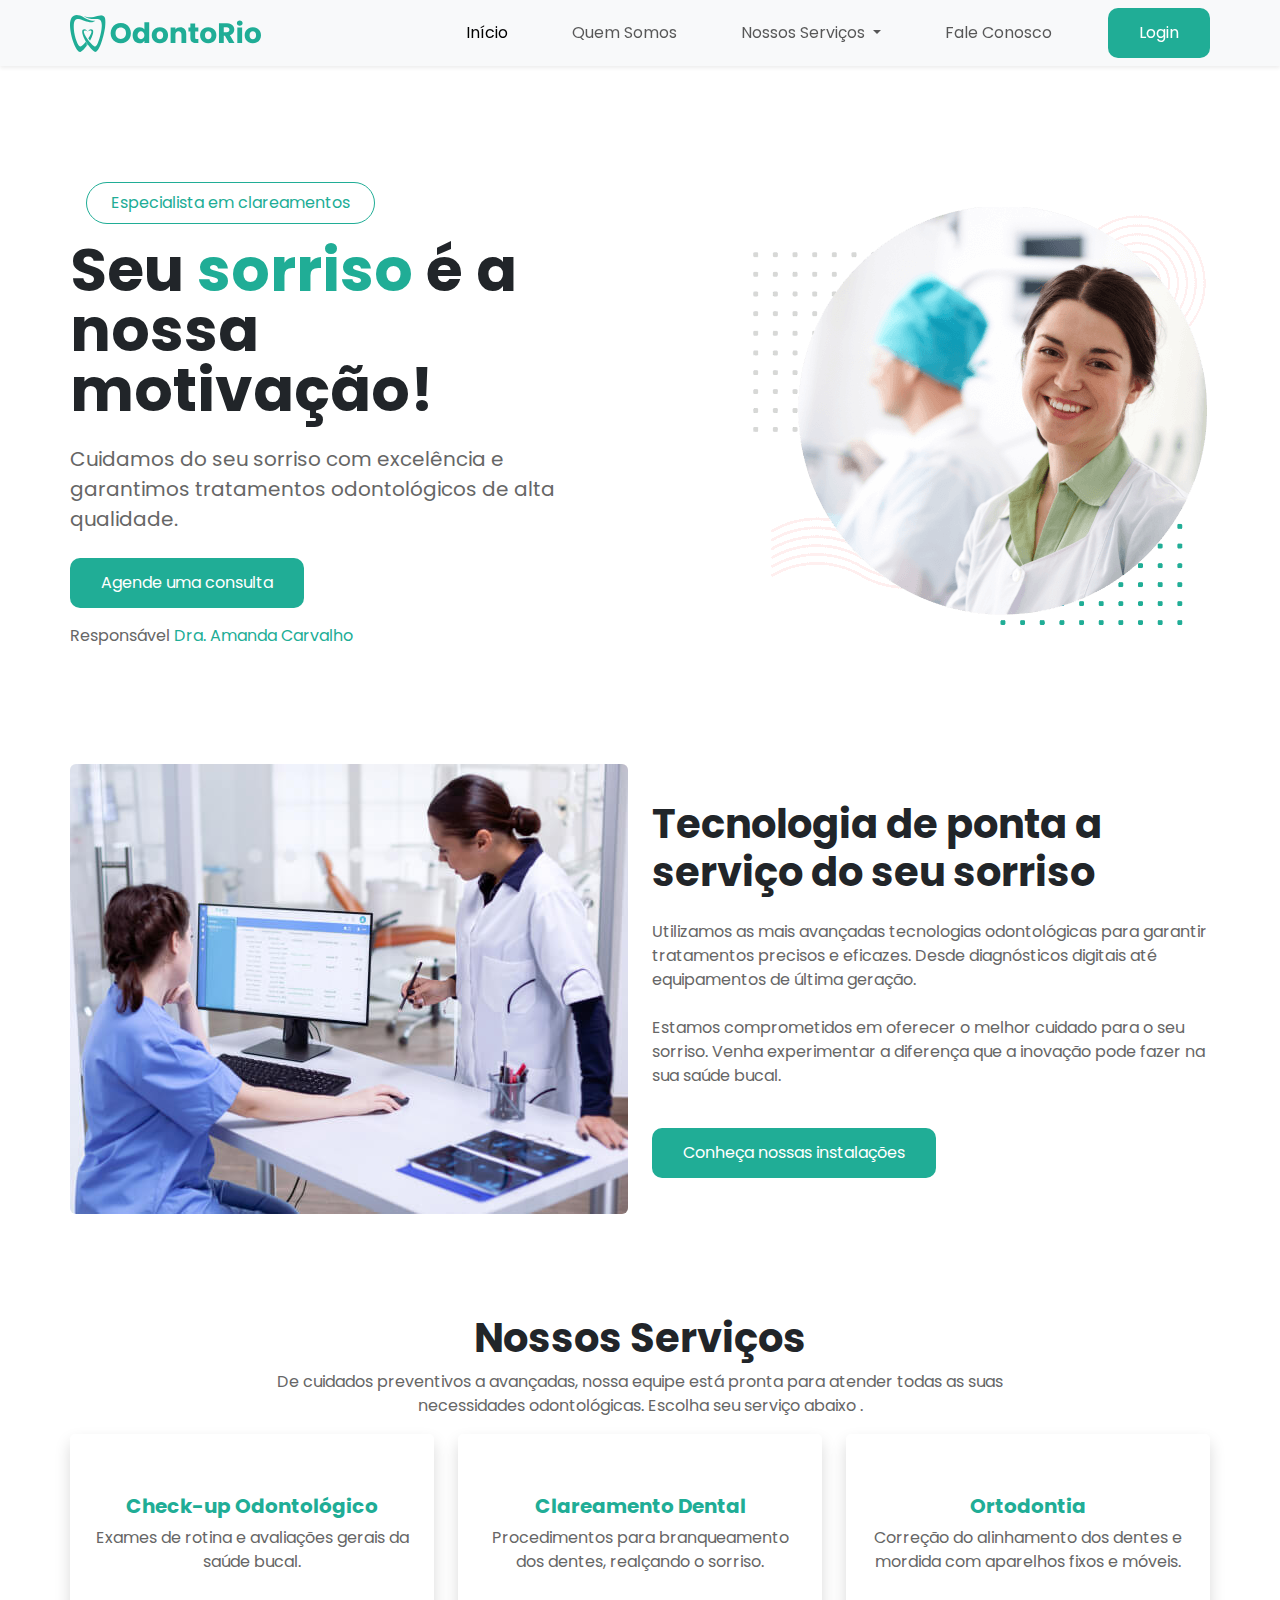
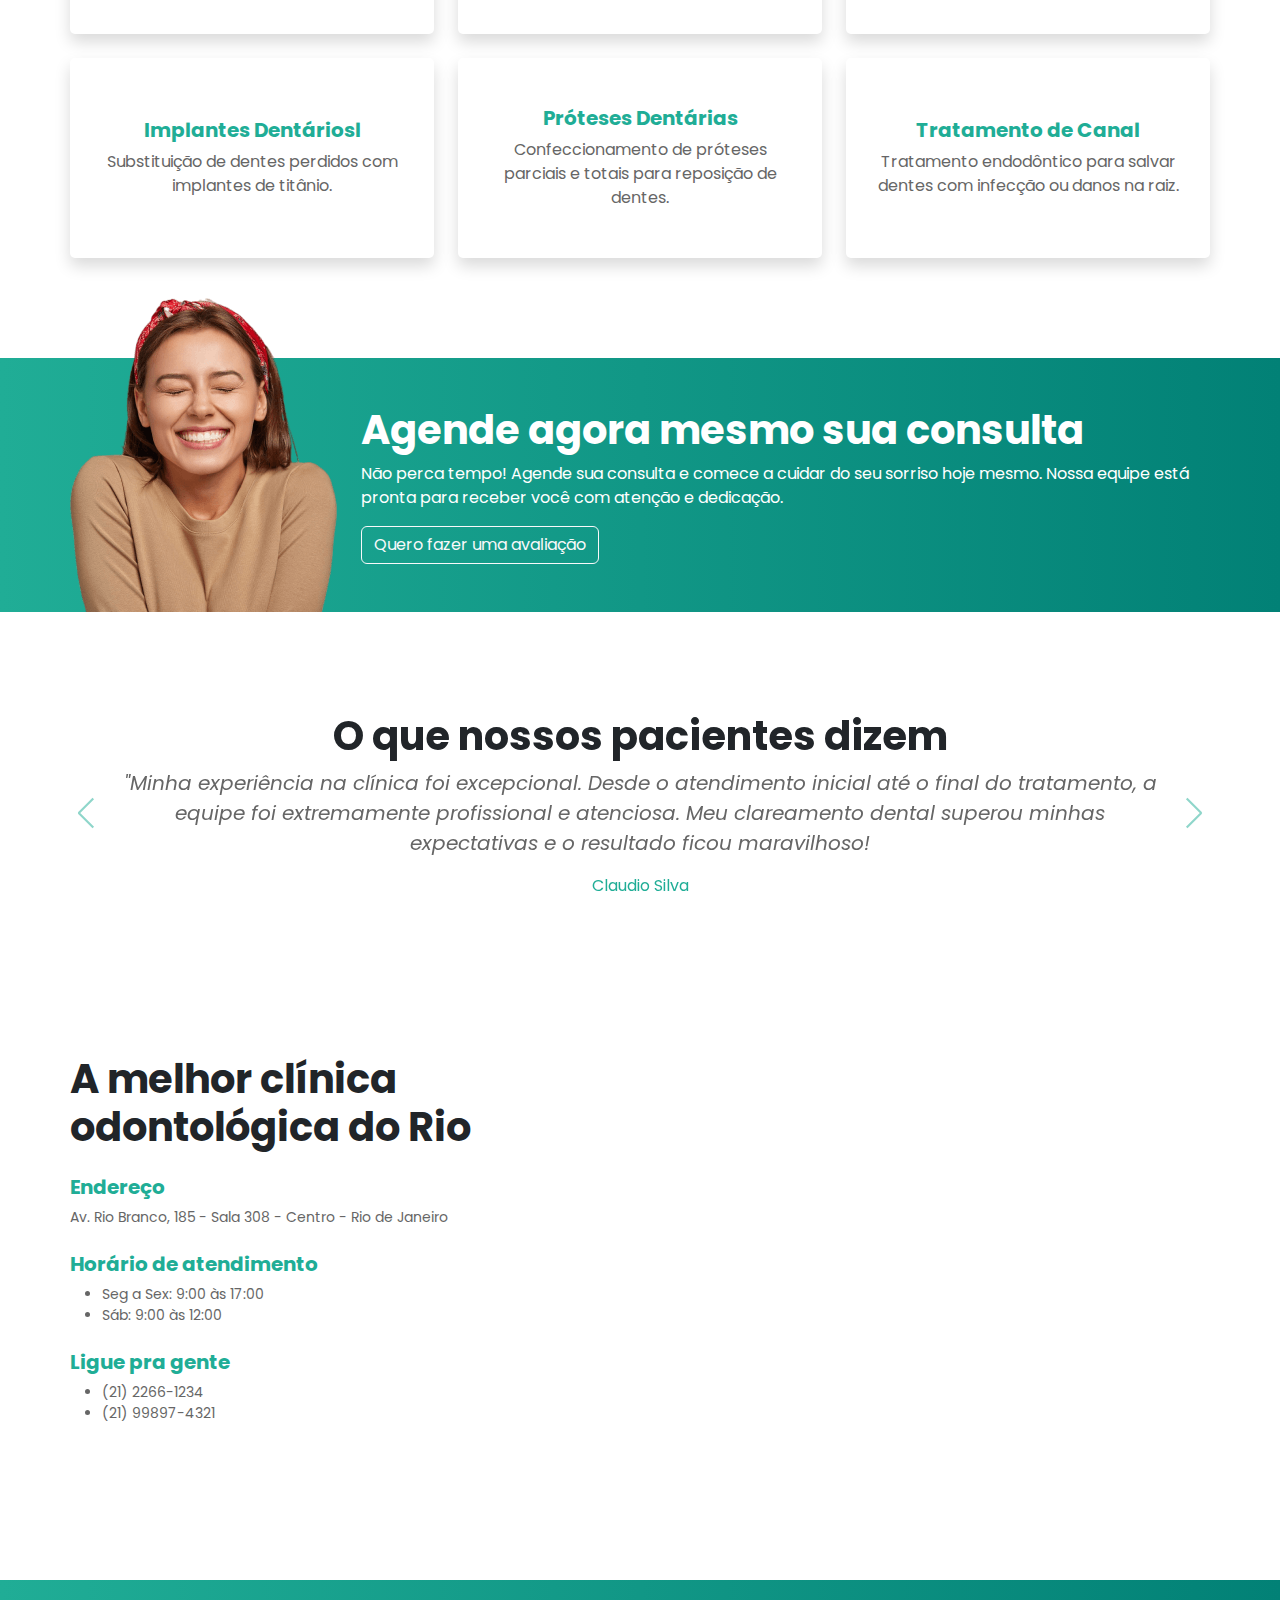
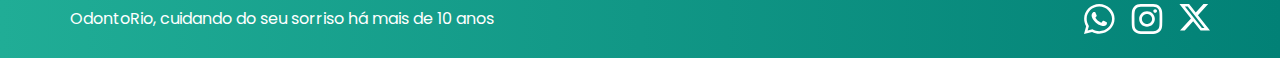
<file: index.html>
<!DOCTYPE html>
<html lang="pt-br">

<head>
    <meta charset="UTF-8">
    <meta name="viewport" content="width=device-width, initial-scale=1.0">
    <link rel="preconnect" href="https://fonts.googleapis.com">
    <link rel="preconnect" href="https://fonts.gstatic.com" crossorigin>
    <link href="https://fonts.googleapis.com/css2?family=Poppins:wght@400;600&display=swap" rel="stylesheet">

    <title>OdontoRio</title>

    <link rel="stylesheet" href="css/bootstrap.min.css">
    <link rel="stylesheet" href="css/styles.css">

</head>
<body>

  <!-- Modal -->
  <div class="modal fade" id="exampleModal" tabindex="-1" aria-labelledby="exampleModalLabel" aria-hidden="true">
    <div class="modal-dialog">
      <div class="modal-content">
        <div class="modal-header">
          <p class="modal-title fs-5" id="exampleModalLabel">Área do Cliente</p>
          <button type="button" class="btn-close" data-bs-dismiss="modal" aria-label="Close"></button>
        </div>
        <div class="modal-body">
          <form action="">

            <div class="form-floating my-3">
                <input type="text" id="login" class="form-control " placeholder="" required>
                <label for="login">Digite seu login </label>
            </div>

            <div class="form-floating mb-3">
                <input type="password" id="senha" class="form-control " placeholder="" required>
                <label for="senha">Digite sau Senha </label>
            </div>

            <button class=" btn btn-site">Acessar Sistema</button>

          </form>
        </div>
        <div class="modal-footer">
            <p>Não tem cadastro? <a href="cadastro.html">Faça seu cadastro aqui</a></p>
        </div>
      </div>
    </div>
  </div>


    <nav class="navbar navbar-expand-lg bg-body-tertiary shadow-sm sticky-top">
        
        <div class="container">

            <a class="navbar-brand" href="#"><img src="img/logo.svg" alt=""></a>

            <button class="navbar-toggler" type="button" data-bs-toggle="collapse" data-bs-target="#navbarNavDropdown"
                aria-controls="navbarNavDropdown" aria-expanded="false" aria-label="Toggle navigation">
                <span class="navbar-toggler-icon"></span>
            </button>

            <div class="collapse navbar-collapse justify-content-end" id="navbarNavDropdown">
                <ul class="navbar-nav column-gap-5">
                    <li class="nav-item">
                        <a class="nav-link active" aria-current="page" href="#">Início</a>
                    </li>
                    <li class="nav-item">
                        <a class="nav-link" href="#">Quem Somos</a>
                    </li>

                    <li class="nav-item dropdown">
                        <a class="nav-link dropdown-toggle" href="#" role="button" data-bs-toggle="dropdown"
                            aria-expanded="false">
                            Nossos Serviços
                        </a>
                        <ul class="dropdown-menu">
                            <li><a class="dropdown-item" href="#">Action</a></li>
                            <li><a class="dropdown-item" href="#">Another action</a></li>
                            <li><a class="dropdown-item" href="#">Something else here</a></li>
                        </ul>
                    </li>
                    <li class="nav-item">
                        <a class="nav-link" href="#">Fale Conosco</a>
                    </li>

                </ul>
                <button class="btn btn-site ms-lg-5 " data-bs-toggle="modal" data-bs-target="#exampleModal">Login</button>
            </div>
        </div>
    </nav>

    <section class="container hero-section">

        <div class="row align-items-center flex-wrap-reverse row-gap-4">
            <div class="col-md-6">
                <span class="text-brand border rounded-5 py-2 px-4 d-inline-block border-brand m-3">Especialista em clareamentos</span>

                <h1>Seu <span class="text-brand">sorriso</span> é a nossa motivação!</h1>
                <p class="fs-5 my-4">Cuidamos do seu sorriso com excelência e garantimos tratamentos odontológicos de alta qualidade.</p>
                <a href="#"  class="btn btn-site">Agende uma consulta</a>
                <p class="mt-3">Responsável <span class="text-brand">Dra. Amanda Carvalho</span></p>
            </div>
            <div class="col-md-5 offset-md-1 text-center">
                <img src="img/image-hero.png" alt="" class="img-fluid">
            </div>
        </div>
       
    </section>

    <section class="container apresentacao">

        <div class="row align-items-center row-gap-4">
            <div class="col-md-6">
                <img src="img/image-apresentacao.jpg" alt="" class="img-fluid rounded-2">
            </div>
            <div class="col-md-6">
                <h2>Tecnologia de ponta a serviço do seu sorriso</h2>
                <p class="my-4">Utilizamos as mais avançadas tecnologias odontológicas para garantir tratamentos precisos e eficazes. Desde diagnósticos digitais até equipamentos de última geração.</p>
                <p>Estamos comprometidos em oferecer o melhor cuidado para o seu sorriso. Venha experimentar a diferença que a inovação pode fazer na sua saúde bucal.</p>
                <a href="Conheça nossas instalações" class=" btn btn-site mt-4">Conheça nossas instalações</a>
            </div>
        </div>
    </section>

    <section class="container servicos">
        
        <div class="row justify-content-center">
        
            <div class="col-8 text-center">
                <h2>Nossos Serviços</h2>
                <p>De cuidados preventivos a  avançadas, nossa equipe está pronta para atender todas as suas necessidades odontológicas. Escolha seu serviço abaixo .</p>
            </div>

        </div>

        <div class="row row-gap-4">

            <div class="col-sm-6 col-md-4 ">
                <div class="card-site shadow d-flex flex-column justify-content-center text-center px-4 ">
                    <h3 class="fs-5 text-brand">Check-up Odontológico</h3>
                    <p class="m-0">Exames de rotina e avaliações gerais da saúde bucal.</p>
                </div>
            </div>
            
            <div class="col-sm-6 col-md-4 ">
                <div class="card-site shadow d-flex flex-column justify-content-center text-center px-4 ">
                    <h3 class="fs-5 text-brand">Clareamento Dental</h3>
                    <p class="m-0">Procedimentos para branqueamento dos dentes, realçando o sorriso.</p>
                </div>
            </div>
            
            <div class="col-sm-6 col-md-4 ">
                <div class="card-site shadow d-flex flex-column justify-content-center text-center px-4 ">
                    <h3 class="fs-5 text-brand">Ortodontia</h3>
                    <p class="m-0">Correção do alinhamento dos dentes e mordida com aparelhos fixos e móveis.</p>
                </div>
            </div>

            <div class="col-sm-6 col-md-4 ">
                <div class="card-site shadow d-flex flex-column justify-content-center text-center px-4 ">
                    <h3 class="fs-5 text-brand">Implantes Dentáriosl</h3>
                    <p class="m-0">Substituição de dentes perdidos com implantes de titânio.</p>
                </div>
            </div>
            
            <div class="col-sm-6 col-md-4 ">
                <div class="card-site shadow d-flex flex-column justify-content-center text-center px-4 ">
                    <h3 class="fs-5 text-brand">Próteses Dentárias</h3>
                    <p class="m-0">Confeccionamento de próteses parciais e totais para reposição de dentes.</p>
                </div>
            </div>
            
            <div class="col-sm-6 col-md-4 ">
                <div class="card-site shadow d-flex flex-column justify-content-center text-center px-4 ">
                    <h3 class="fs-5 text-brand">Tratamento de Canal</h3>
                    <p class="m-0">Tratamento endodôntico para salvar dentes com infecção ou danos na raiz.</p>
                </div>
            </div>

        </div>

    </section>

    <section class="agende bg-gradient  position-relative py-5">

        <div class="container">
                <div class="row align-items-center">

                    <div class="col-xl-3 d-none d-xl-block" >
                        <img src="img/image-agende.png" alt="" class="position-absolute bottom-0">
                    </div>
                    
                    <div class="col-xl-9">

                        <h2 class="text-white">Agende agora mesmo sua consulta</h2>
                        <p class="text-white">Não perca tempo! Agende sua consulta e comece a cuidar do seu sorriso hoje mesmo. Nossa equipe está pronta para receber você com atenção e dedicação.</p>
                        <a href="#" class="btn btn-outline-light" >Quero fazer uma avaliação</a>

                    </div>
                </div>
        </div>

    </section>

   <div class="container depoimentos">

    <div id="carouselExample" class="carousel slide text-center">

        <div class="carousel-inner px-5">

          <section class="carousel-item active ">
            <h2>O que nossos pacientes dizem</h2>
            <p class="fs-5 fst-italic">"Minha experiência na clínica foi excepcional. Desde o atendimento inicial até o final do tratamento, a equipe foi extremamente profissional e atenciosa. Meu clareamento dental  superou minhas expectativas e o resultado ficou maravilhoso! </p>
            <p class="text-brand">Claudio Silva</p>
          </section>

          <section class="carousel-item ">
            <h2>O que nossos pacientes dizem</h2>
            <p class="fs-5 fst-italic">"Minha experiência na clínica foi excepcional. Desde o atendimento inicial até o final do tratamento, a equipe foi extremamente profissional e atenciosa. Meu clareamento dental  superou minhas expectativas e o resultado ficou maravilhoso! </p>
            <p class="text-brand">Claudio Silva</p>
          </section>

          <section class="carousel-item ">
            <h2>O que nossos pacientes dizem</h2>
            <p class="fs-5 fst-italic">"Minha experiência na clínica foi excepcional. Desde o atendimento inicial até o final do tratamento, a equipe foi extremamente profissional e atenciosa. Meu clareamento dental  superou minhas expectativas e o resultado ficou maravilhoso! </p>
            <p class="text-brand">Claudio Silva</p>
          </section>
       
        </div>
        <button class="carousel-control-prev justify-content-start " type="button" data-bs-target="#carouselExample" data-bs-slide="prev">
          <span class="carousel-control-prev-icon" aria-hidden="true"></span>
          <span class="visually-hidden">Previous</span>
        </button>

        <button class="carousel-control-next justify-content-end" type="button" data-bs-target="#carouselExample" data-bs-slide="next">
          <span class="carousel-control-next-icon" aria-hidden="true"></span>
          <span class="visually-hidden">Next</span>
        </button>
      </div>

   </div>

   <section class="container contato">

        <div class="row align-items-center">
            <div class="col-lg-6">
                <h2 >A melhor clínica odontológica do Rio</h2>

               <div class="mt-4">
                    <h3 class="fs-5 text-brand">Endereço</h3>
                    <p>Av. Rio Branco, 185 - Sala 308 - Centro - Rio de Janeiro</p>
               </div>

               <div class="mt-4">
                    <h3 class="fs-5 text-brand">Horário de atendimento</h3>
                    <ul>
                        <li>Seg a Sex: 9:00 às 17:00 </li>
                        <li>Sáb: 9:00 às 12:00 </li>
                    </ul>
               </div>

               <div class="mt-4">
                    <h3 class="fs-5 text-brand">Ligue pra gente</h3>
                    <ul>
                        <li>(21) 2266-1234</li>
                        <li>(21) 99897-4321</li>
                    </ul>
               </div>
            </div>

            <div class="col-lg-6">
                <iframe class="w-100" src="https://www.google.com/maps/embed?pb=!1m18!1m12!1m3!1d3675.1568042302083!2d-43.1790218254484!3d-22.90758653789814!2m3!1f0!2f0!3f0!3m2!1i1024!2i768!4f13.1!3m3!1m2!1s0x997f6065e8d8a1%3A0x2f25c55275b328a9!2sCoti%20Inform%C3%A1tica!5e0!3m2!1spt-BR!2sbr!4v1723310839665!5m2!1spt-BR!2sbr" width="558" height="460" style="border:0;" allowfullscreen="" loading="lazy" referrerpolicy="no-referrer-when-downgrade"></iframe>
            </div>
        </div>

   </section>

   <footer class="bg-gradient py-4 ">

    <div class="container">

        <div class="row justify-content-between align-items-center text-center text-md-start row-gap-3">

            <div class="col-md-5">
                <p class="text-white m-0">OdontoRio, cuidando do seu sorriso há mais de 10 anos</p>
            </div>

            <div class="col-md-2 d-flex justify-content-center justify-content-md-end column-gap-3">

                    <a href="#"><img src="img/whatsapp.svg" alt="icone whatsapp"></a>                  
                    <a href="#"> <img src="img/instagram.svg" alt="icone instagram"></a>
                    <a href="#"><img src="img/twitter.svg" alt="icone twitter"></a>

            </div>

        </div>
    </div>

   </footer>

    <script src="js/bootstrap.bundle.min.js"></script>
</body>
</html>
</file>
<file: css/styles.css>
:root{
    --brand : #20AD96;
    --brand-dark : #028176;
}

.valid{
    border: solid 1px green;
}

label.error{
    color: red;
    font-size: 12px;
}

*{
    font-family: "Poppins", sans-serif;;
}
h1,h2,h3{
    font-weight: bold;
}
h2{
    font-size: 40px;
}
p, ul{
    color: #666666;
    line-height: 150%;
}
.container{
    max-width: 1164px;
}

.btn-site{
    background-color: var(--brand) ;
    color: #ffffff;
    padding: 12px 30px;

    border-radius: 10px;
}
.btn-site:hover{
    background-color: var(--brand-dark) ;
    color: #ffffff;
}

.text-brand{
    color: var(--brand);
}

.border-brand{
    border-color: var(--brand) !important;
}

.especialista{
    border: solid 1px red;
}


.hero-section, .servicos, .depoimentos{
    padding-top: 100px;
    padding-bottom: 100px;
}

.hero-section h1{
    font-size: 60px;
    line-height: 100%;
}

.card-site{
   /* min-height: 200px;*/
    height: 200px;
    overflow: auto;/* criar barra de rolagem se precisar*/
    border-radius: 5px;
}
.card-site:hover{
    background-image: linear-gradient(to right, var(--brand), var(--brand-dark));
    cursor: pointer;
}

.card-site:hover h3, .card-site:hover p{
    color: #ffffff;
}
.bg-gradient{
    background-image: linear-gradient(to right, var(--brand), var(--brand-dark)) !important;

}
.carousel-control-next-icon{
    background-image: url(../img/next.svg);
}
.carousel-control-prev-icon{
    background-image: url(../img/prev.svg);
}

.contato{
    font-size: 14px;
}

footer{
    margin-top: 100px;
}
</file>
